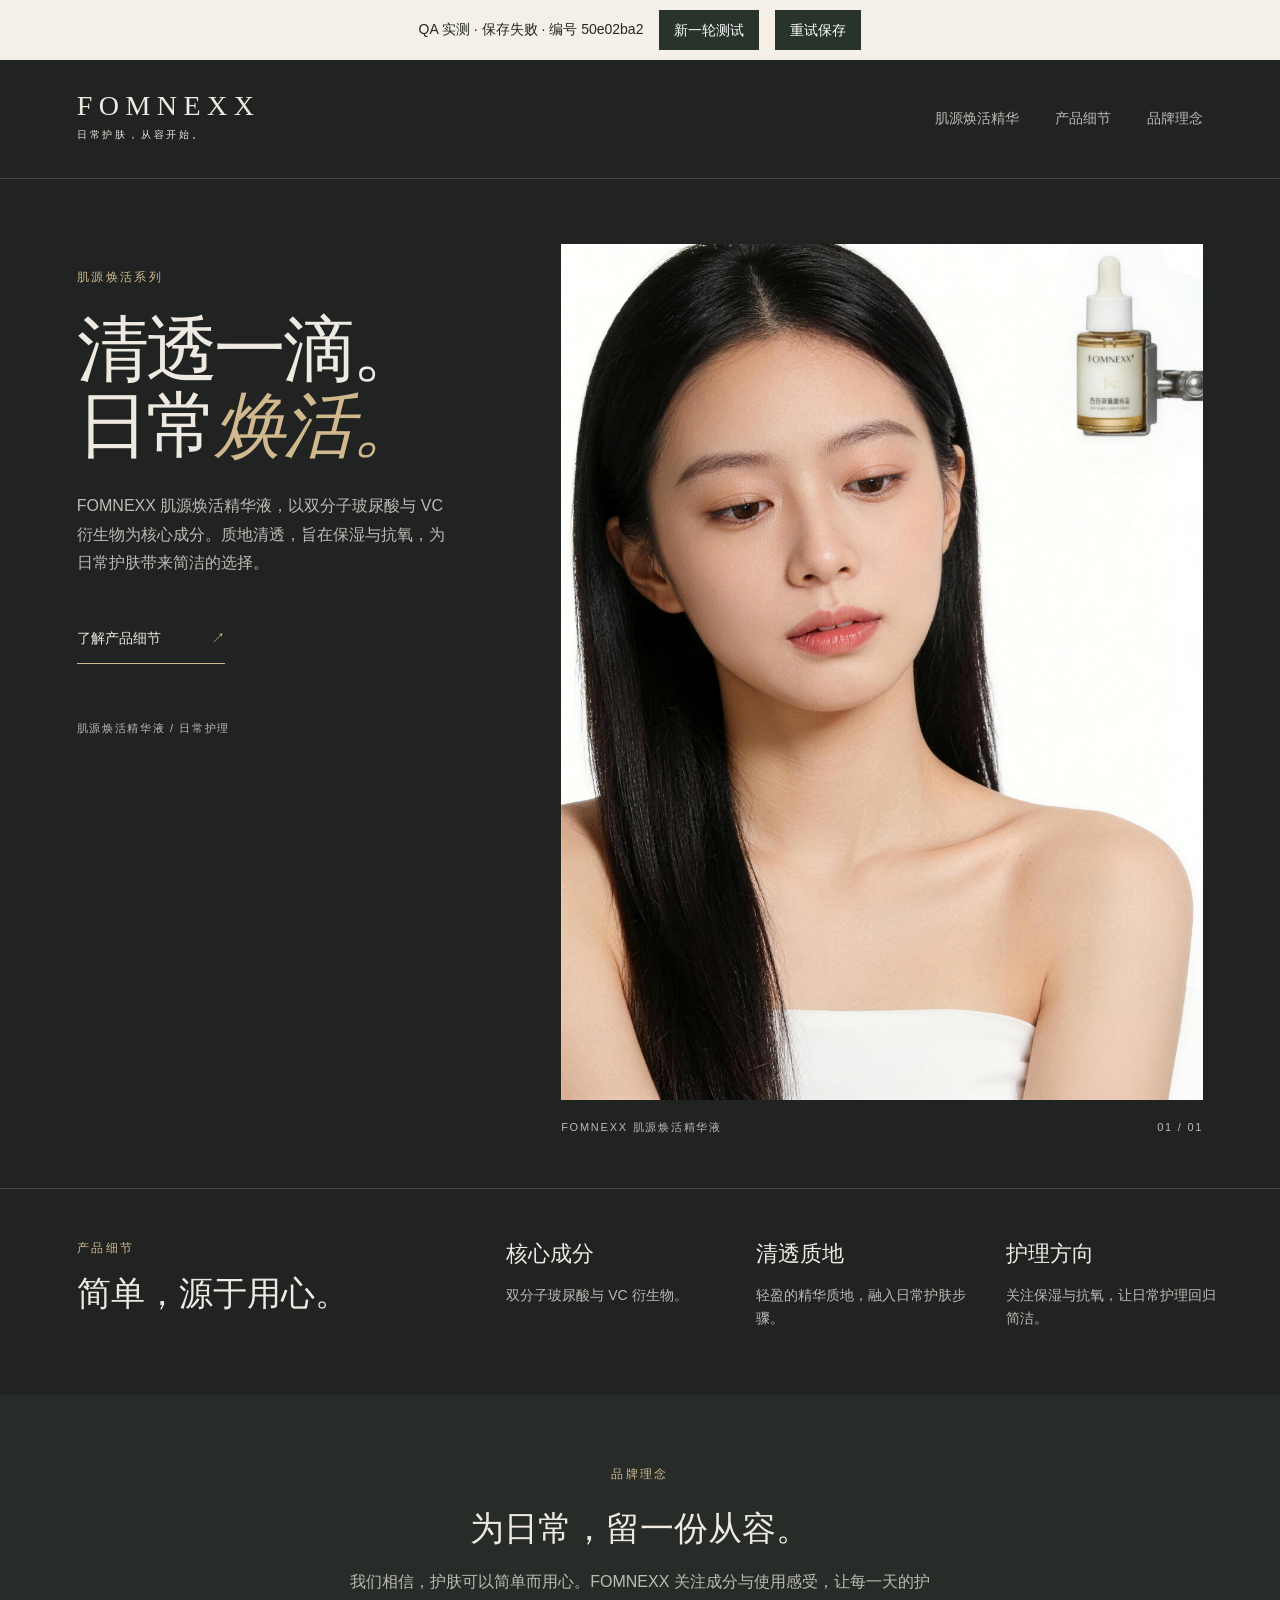
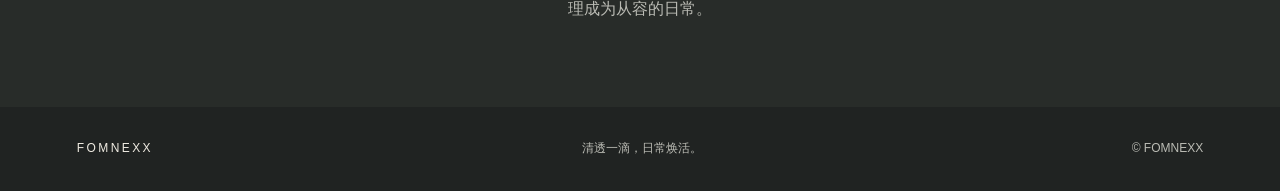
<file: index.html>
<!doctype html>
<html lang="zh-CN"><head><meta charset="utf-8"><meta name="viewport" content="width=device-width, initial-scale=1"><meta name="referrer" content="no-referrer"><meta name="description" content="FOMNEXX 肌源焕活精华液。双分子玻尿酸与 VC 衍生物，清透质地，关注日常保湿与抗氧护理。"><title>FOMNEXX — 肌源焕活精华液</title><link rel="icon" href="./favicon.svg" type="image/svg+xml"><link rel="stylesheet" href="./style.css"><script src="./config.js" defer></script><script src="./app.js" defer></script></head>
<body><header><a class="wordmark" href="#" aria-label="FOMNEXX 首页">FOMNEXX<span>日常护肤，从容开始。</span></a><nav aria-label="主导航"><a href="#collection">肌源焕活精华</a><a href="#details">产品细节</a><a href="#philosophy">品牌理念</a></nav></header>
<main><section class="hero" id="collection"><div class="intro"><p class="eyebrow">肌源焕活系列</p><h1>清透一滴。<br>日常<em>焕活。</em></h1><p class="description">FOMNEXX 肌源焕活精华液，以双分子玻尿酸与 VC 衍生物为核心成分。质地清透，旨在保湿与抗氧，为日常护肤带来简洁的选择。</p><a class="link-button" href="#details">了解产品细节 <span aria-hidden="true">↗</span></a><p class="edition">肌源焕活精华液 / 日常护理</p></div><figure><img src="./campaign-a.jpg" width="2160" height="2880" alt="FOMNEXX 肌源焕活精华液品牌形象" fetchpriority="high"><figcaption><span>FOMNEXX 肌源焕活精华液</span><span>01 / 01</span></figcaption></figure></section>
<section class="details" id="details"><div><p class="eyebrow">产品细节</p><h2>简单，源于用心。</h2></div><dl><div><dt>核心成分</dt><dd>双分子玻尿酸与 VC 衍生物。</dd></div><div><dt>清透质地</dt><dd>轻盈的精华质地，融入日常护肤步骤。</dd></div><div><dt>护理方向</dt><dd>关注保湿与抗氧，让日常护理回归简洁。</dd></div></dl></section><section class="philosophy" id="philosophy"><p class="eyebrow">品牌理念</p><h2>为日常，留一份从容。</h2><p>我们相信，护肤可以简单而用心。FOMNEXX 关注成分与使用感受，让每一天的护理成为从容的日常。</p></section></main><footer><span class="footer-brand">FOMNEXX</span><span>清透一滴，日常焕活。</span><span>© FOMNEXX</span></footer>
<dialog id="updates" aria-labelledby="popup-title" aria-describedby="popup-question"><div class="modal-mark" aria-hidden="true">F</div><p class="eyebrow">来自 FOMNEXX 的邀请</p><h2 id="popup-title">关注 FOMNEXX 最新动态</h2><p id="popup-question">您是否愿意接收 FOMNEXX 未来的产品资讯与特别优惠？</p><div class="choices"><button id="yes" type="button">愿意，获取最新动态</button><button id="no" class="secondary" type="button">不了，谢谢</button></div><p id="save-status" role="status" aria-live="polite"></p></dialog><div id="toast" role="status" aria-live="polite"></div><noscript><p class="notice">请启用 JavaScript 以完整浏览此页面。</p></noscript></body></html>
</file>
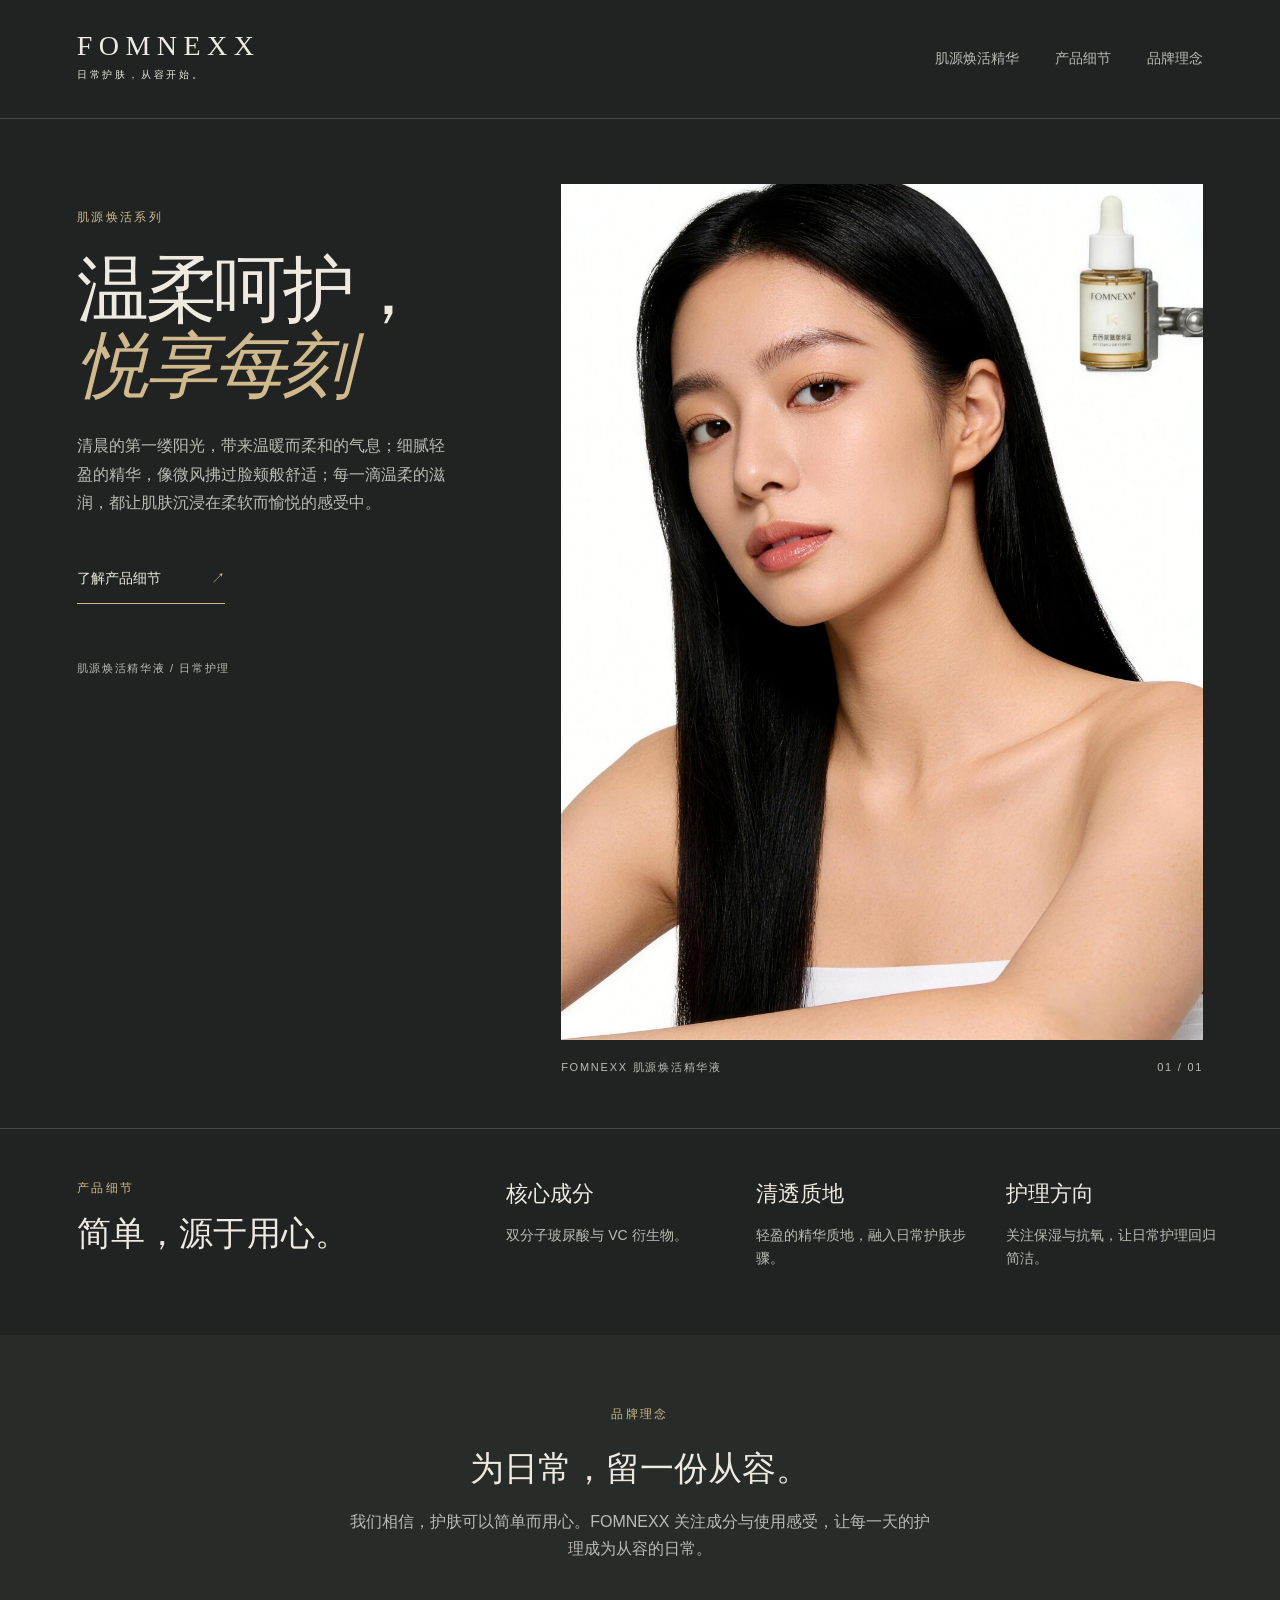
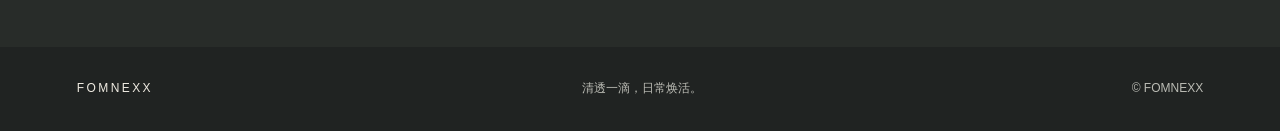
<file: he.html>
<!doctype html>
<html lang="zh-CN"><head><meta charset="utf-8"><meta name="viewport" content="width=device-width, initial-scale=1"><meta name="referrer" content="no-referrer"><meta name="description" content="FOMNEXX 肌源焕活精华液。双分子玻尿酸与 VC 衍生物，清透质地，关注日常保湿与抗氧护理。"><title>FOMNEXX — 肌源焕活精华液</title><link rel="icon" href="./favicon.svg" type="image/svg+xml"><link rel="preload" as="image" type="image/webp" href="./campaign-b-q90-v1.webp" fetchpriority="high"><link rel="stylesheet" href="./style.css"><script src="./conditions.js?v=1" defer></script><script src="./config.js" defer></script><script src="./factorial.js?v=4" defer></script></head>
<body data-page="entry" data-condition="HE"><header><a class="wordmark" href="#" aria-label="FOMNEXX 首页">FOMNEXX<span>日常护肤，从容开始。</span></a><nav aria-label="主导航"><a href="#collection">肌源焕活精华</a><a href="#details">产品细节</a><a href="#philosophy">品牌理念</a></nav></header>
<main><section class="hero" id="collection"><div class="intro"><p class="eyebrow">肌源焕活系列</p><h1 id="ad-title">温柔呵护，<br><em>悦享每刻</em></h1><p class="description" id="ad-copy">清晨的第一缕阳光，带来温暖而柔和的气息；细腻轻盈的精华，像微风拂过脸颊般舒适；每一滴温柔的滋润，都让肌肤沉浸在柔软而愉悦的感受中。</p><a class="link-button" href="#details">了解产品细节 <span aria-hidden="true">↗</span></a><p class="edition">肌源焕活精华液 / 日常护理</p></div><figure><img src="./campaign-b-q90-v1.webp" width="2160" height="2880" alt="FOMNEXX 肌源焕活精华液品牌形象" fetchpriority="high" loading="eager" decoding="async"><figcaption><span>FOMNEXX 肌源焕活精华液</span><span>01 / 01</span></figcaption></figure></section>
<section class="details" id="details"><div><p class="eyebrow">产品细节</p><h2>简单，源于用心。</h2></div><dl><div><dt>核心成分</dt><dd>双分子玻尿酸与 VC 衍生物。</dd></div><div><dt>清透质地</dt><dd>轻盈的精华质地，融入日常护肤步骤。</dd></div><div><dt>护理方向</dt><dd>关注保湿与抗氧，让日常护理回归简洁。</dd></div></dl></section><section class="philosophy" id="philosophy"><p class="eyebrow">品牌理念</p><h2>为日常，留一份从容。</h2><p>我们相信，护肤可以简单而用心。FOMNEXX 关注成分与使用感受，让每一天的护理成为从容的日常。</p></section></main><footer><span class="footer-brand">FOMNEXX</span><span>清透一滴，日常焕活。</span><span>© FOMNEXX</span></footer>
<dialog id="updates" aria-labelledby="popup-title" aria-describedby="popup-question"><div class="modal-mark" aria-hidden="true">F</div><p class="eyebrow">来自 FOMNEXX 的邀请</p><h2 id="popup-title">关注 FOMNEXX 最新动态</h2><p id="popup-question">您是否愿意接收 FOMNEXX 未来的产品资讯与特别优惠？</p><div class="choices"><button id="yes" type="button">愿意，获取最新动态</button><button id="no" class="secondary" type="button">不了，谢谢</button></div><p id="save-status" role="status" aria-live="polite"></p></dialog><div id="toast" role="status" aria-live="polite"></div><noscript><p class="notice">请启用 JavaScript 以完整浏览此页面。</p></noscript></body></html>
</file>
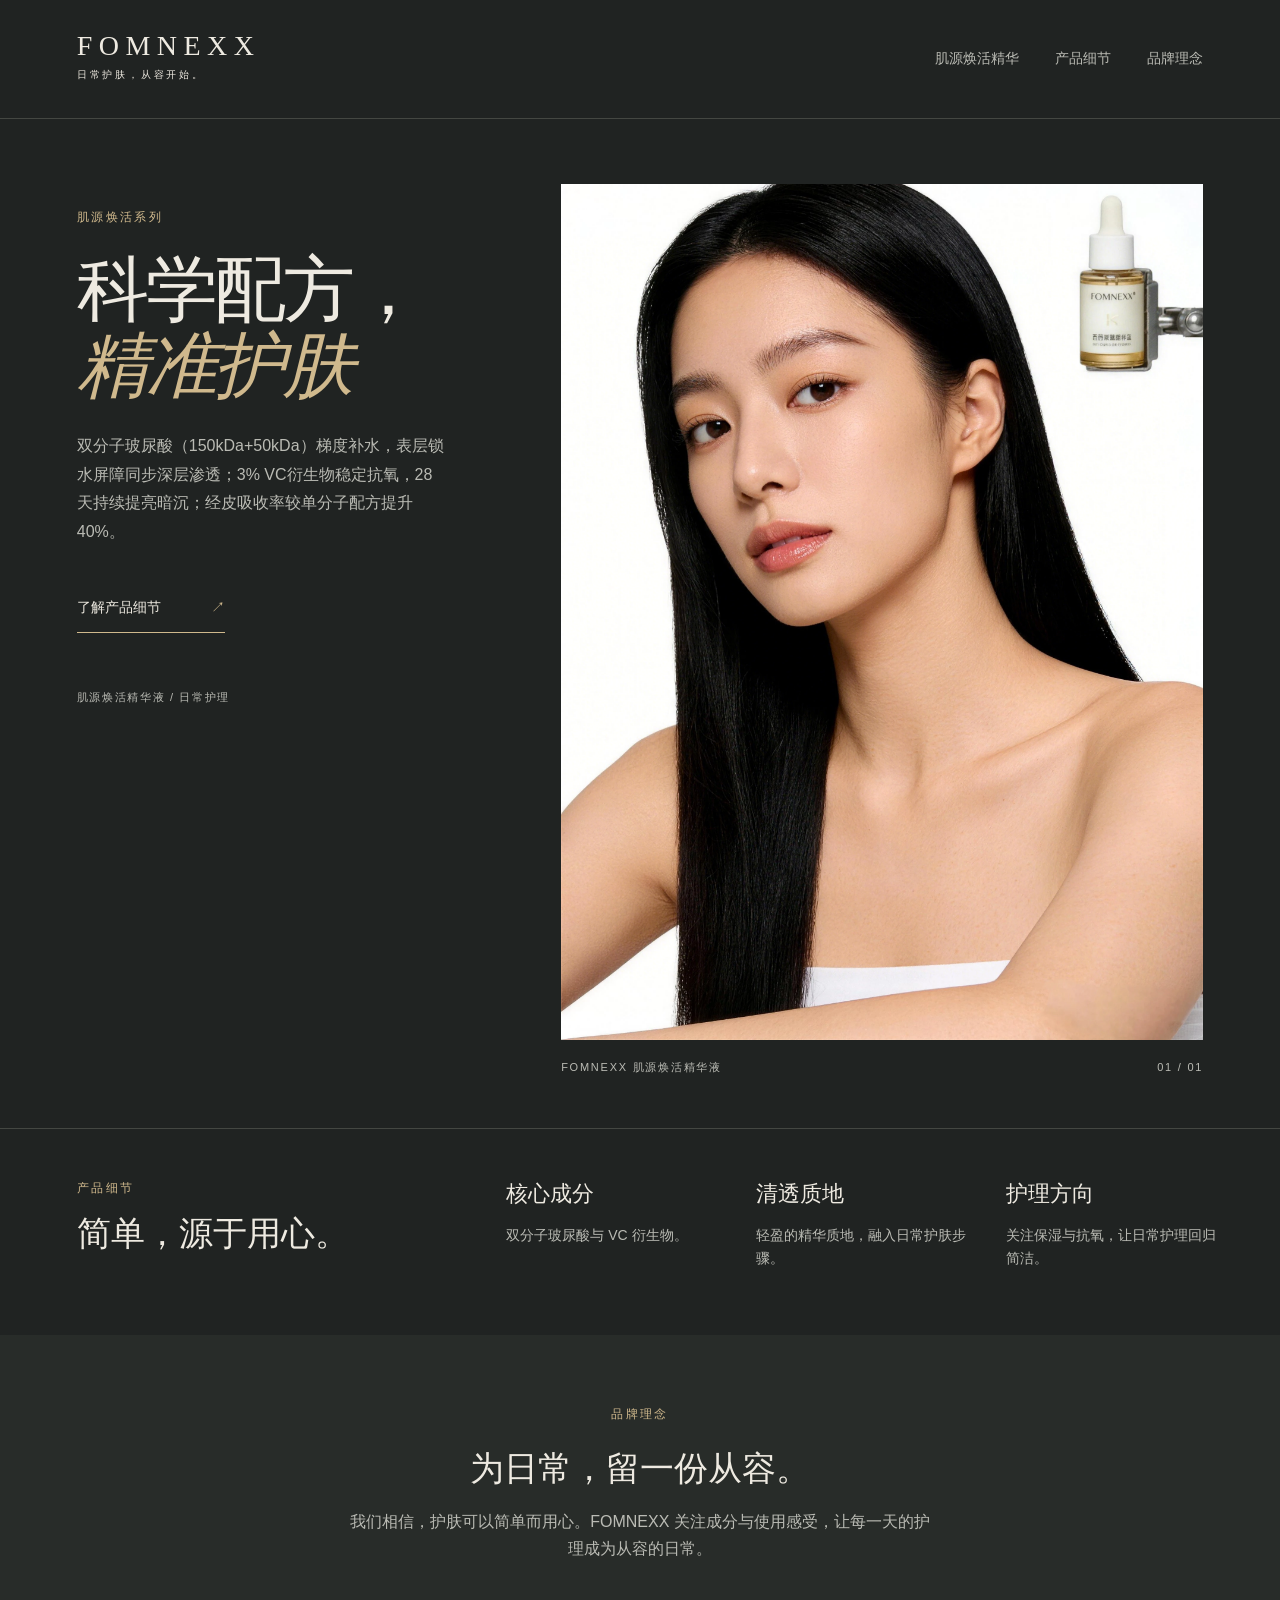
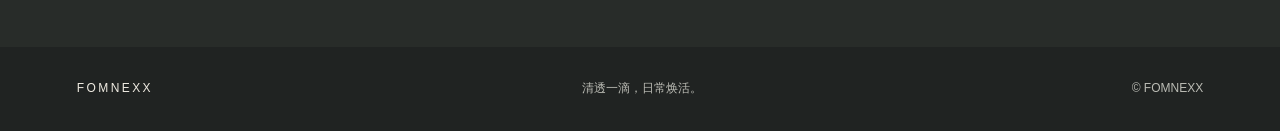
<file: hr.html>
<!doctype html>
<html lang="zh-CN"><head><meta charset="utf-8"><meta name="viewport" content="width=device-width, initial-scale=1"><meta name="referrer" content="no-referrer"><meta name="description" content="FOMNEXX 肌源焕活精华液。双分子玻尿酸与 VC 衍生物，清透质地，关注日常保湿与抗氧护理。"><title>FOMNEXX — 肌源焕活精华液</title><link rel="icon" href="./favicon.svg" type="image/svg+xml"><link rel="preload" as="image" type="image/webp" href="./campaign-b-q90-v1.webp" fetchpriority="high"><link rel="stylesheet" href="./style.css"><script src="./conditions.js?v=1" defer></script><script src="./config.js" defer></script><script src="./factorial.js?v=4" defer></script></head>
<body data-page="entry" data-condition="HR"><header><a class="wordmark" href="#" aria-label="FOMNEXX 首页">FOMNEXX<span>日常护肤，从容开始。</span></a><nav aria-label="主导航"><a href="#collection">肌源焕活精华</a><a href="#details">产品细节</a><a href="#philosophy">品牌理念</a></nav></header>
<main><section class="hero" id="collection"><div class="intro"><p class="eyebrow">肌源焕活系列</p><h1 id="ad-title">科学配方，<br><em>精准护肤</em></h1><p class="description" id="ad-copy">双分子玻尿酸（150kDa+50kDa）梯度补水，表层锁水屏障同步深层渗透；3% VC衍生物稳定抗氧，28天持续提亮暗沉；经皮吸收率较单分子配方提升40%。</p><a class="link-button" href="#details">了解产品细节 <span aria-hidden="true">↗</span></a><p class="edition">肌源焕活精华液 / 日常护理</p></div><figure><img src="./campaign-b-q90-v1.webp" width="2160" height="2880" alt="FOMNEXX 肌源焕活精华液品牌形象" fetchpriority="high" loading="eager" decoding="async"><figcaption><span>FOMNEXX 肌源焕活精华液</span><span>01 / 01</span></figcaption></figure></section>
<section class="details" id="details"><div><p class="eyebrow">产品细节</p><h2>简单，源于用心。</h2></div><dl><div><dt>核心成分</dt><dd>双分子玻尿酸与 VC 衍生物。</dd></div><div><dt>清透质地</dt><dd>轻盈的精华质地，融入日常护肤步骤。</dd></div><div><dt>护理方向</dt><dd>关注保湿与抗氧，让日常护理回归简洁。</dd></div></dl></section><section class="philosophy" id="philosophy"><p class="eyebrow">品牌理念</p><h2>为日常，留一份从容。</h2><p>我们相信，护肤可以简单而用心。FOMNEXX 关注成分与使用感受，让每一天的护理成为从容的日常。</p></section></main><footer><span class="footer-brand">FOMNEXX</span><span>清透一滴，日常焕活。</span><span>© FOMNEXX</span></footer>
<dialog id="updates" aria-labelledby="popup-title" aria-describedby="popup-question"><div class="modal-mark" aria-hidden="true">F</div><p class="eyebrow">来自 FOMNEXX 的邀请</p><h2 id="popup-title">关注 FOMNEXX 最新动态</h2><p id="popup-question">您是否愿意接收 FOMNEXX 未来的产品资讯与特别优惠？</p><div class="choices"><button id="yes" type="button">愿意，获取最新动态</button><button id="no" class="secondary" type="button">不了，谢谢</button></div><p id="save-status" role="status" aria-live="polite"></p></dialog><div id="toast" role="status" aria-live="polite"></div><noscript><p class="notice">请启用 JavaScript 以完整浏览此页面。</p></noscript></body></html>
</file>
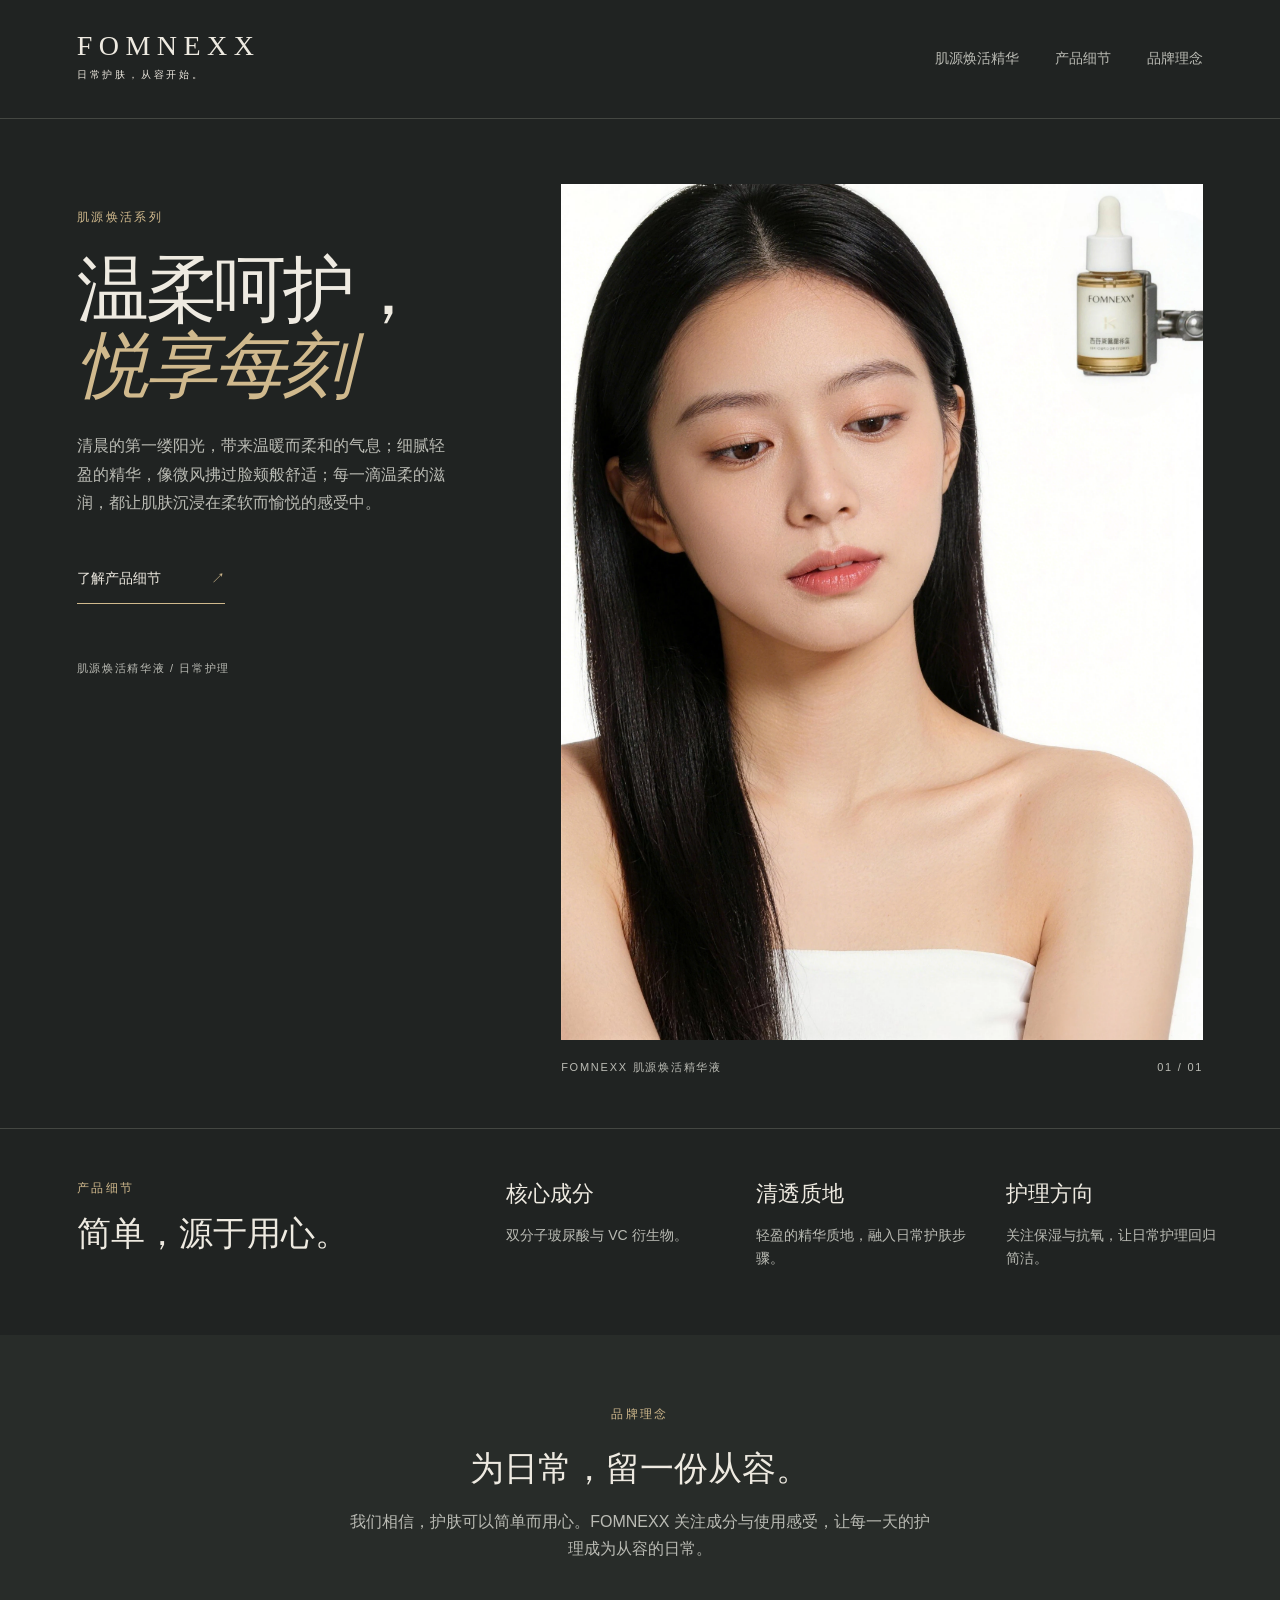
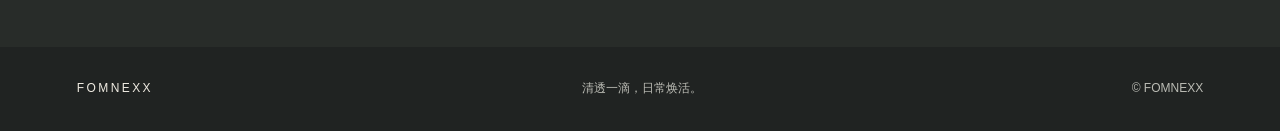
<file: le.html>
<!doctype html>
<html lang="zh-CN"><head><meta charset="utf-8"><meta name="viewport" content="width=device-width, initial-scale=1"><meta name="referrer" content="no-referrer"><meta name="description" content="FOMNEXX 肌源焕活精华液。双分子玻尿酸与 VC 衍生物，清透质地，关注日常保湿与抗氧护理。"><title>FOMNEXX — 肌源焕活精华液</title><link rel="icon" href="./favicon.svg" type="image/svg+xml"><link rel="preload" as="image" type="image/webp" href="./campaign-a-q90-v1.webp" fetchpriority="high"><link rel="stylesheet" href="./style.css"><script src="./conditions.js?v=1" defer></script><script src="./config.js" defer></script><script src="./factorial.js?v=4" defer></script></head>
<body data-page="entry" data-condition="LE"><header><a class="wordmark" href="#" aria-label="FOMNEXX 首页">FOMNEXX<span>日常护肤，从容开始。</span></a><nav aria-label="主导航"><a href="#collection">肌源焕活精华</a><a href="#details">产品细节</a><a href="#philosophy">品牌理念</a></nav></header>
<main><section class="hero" id="collection"><div class="intro"><p class="eyebrow">肌源焕活系列</p><h1 id="ad-title">温柔呵护，<br><em>悦享每刻</em></h1><p class="description" id="ad-copy">清晨的第一缕阳光，带来温暖而柔和的气息；细腻轻盈的精华，像微风拂过脸颊般舒适；每一滴温柔的滋润，都让肌肤沉浸在柔软而愉悦的感受中。</p><a class="link-button" href="#details">了解产品细节 <span aria-hidden="true">↗</span></a><p class="edition">肌源焕活精华液 / 日常护理</p></div><figure><img src="./campaign-a-q90-v1.webp" width="2160" height="2880" alt="FOMNEXX 肌源焕活精华液品牌形象" fetchpriority="high" loading="eager" decoding="async"><figcaption><span>FOMNEXX 肌源焕活精华液</span><span>01 / 01</span></figcaption></figure></section>
<section class="details" id="details"><div><p class="eyebrow">产品细节</p><h2>简单，源于用心。</h2></div><dl><div><dt>核心成分</dt><dd>双分子玻尿酸与 VC 衍生物。</dd></div><div><dt>清透质地</dt><dd>轻盈的精华质地，融入日常护肤步骤。</dd></div><div><dt>护理方向</dt><dd>关注保湿与抗氧，让日常护理回归简洁。</dd></div></dl></section><section class="philosophy" id="philosophy"><p class="eyebrow">品牌理念</p><h2>为日常，留一份从容。</h2><p>我们相信，护肤可以简单而用心。FOMNEXX 关注成分与使用感受，让每一天的护理成为从容的日常。</p></section></main><footer><span class="footer-brand">FOMNEXX</span><span>清透一滴，日常焕活。</span><span>© FOMNEXX</span></footer>
<dialog id="updates" aria-labelledby="popup-title" aria-describedby="popup-question"><div class="modal-mark" aria-hidden="true">F</div><p class="eyebrow">来自 FOMNEXX 的邀请</p><h2 id="popup-title">关注 FOMNEXX 最新动态</h2><p id="popup-question">您是否愿意接收 FOMNEXX 未来的产品资讯与特别优惠？</p><div class="choices"><button id="yes" type="button">愿意，获取最新动态</button><button id="no" class="secondary" type="button">不了，谢谢</button></div><p id="save-status" role="status" aria-live="polite"></p></dialog><div id="toast" role="status" aria-live="polite"></div><noscript><p class="notice">请启用 JavaScript 以完整浏览此页面。</p></noscript></body></html>
</file>
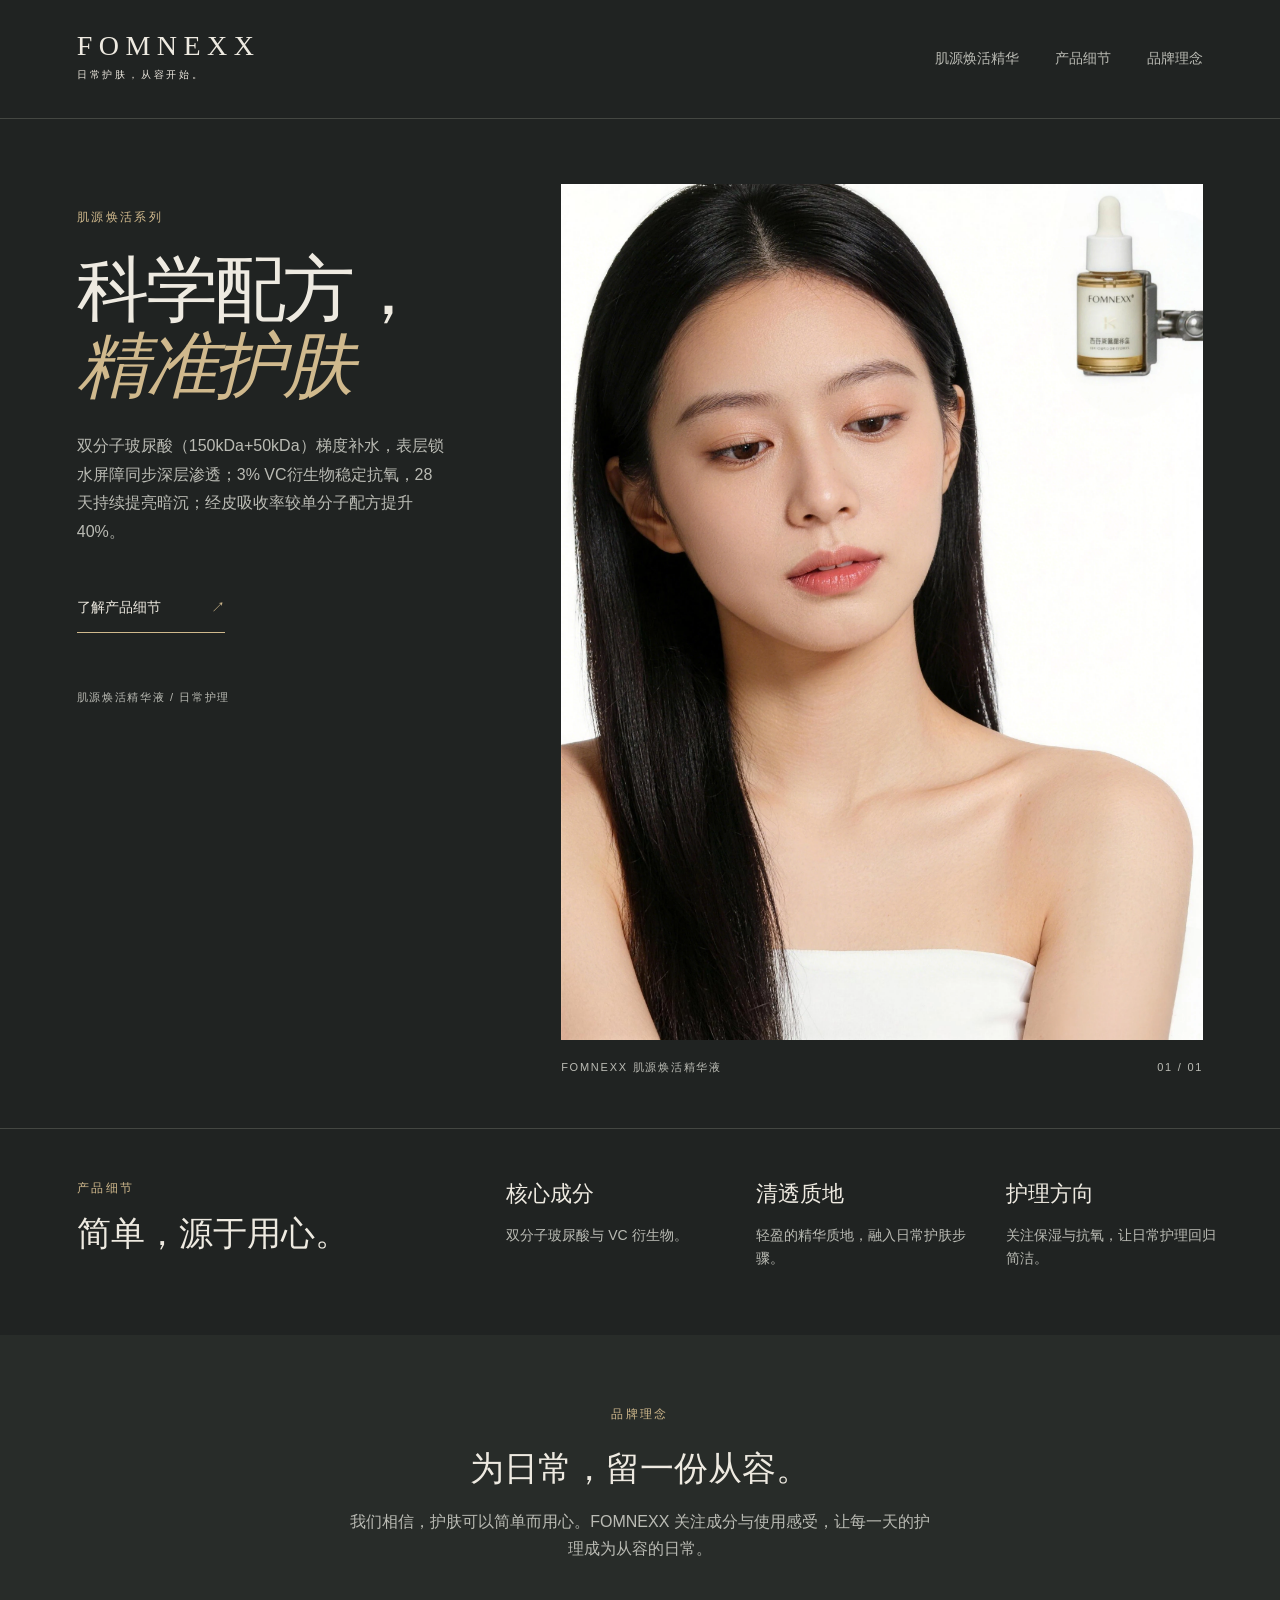
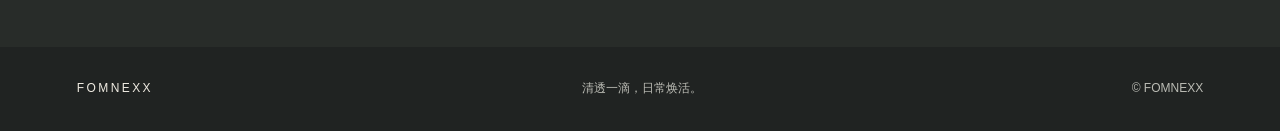
<file: lr.html>
<!doctype html>
<html lang="zh-CN"><head><meta charset="utf-8"><meta name="viewport" content="width=device-width, initial-scale=1"><meta name="referrer" content="no-referrer"><meta name="description" content="FOMNEXX 肌源焕活精华液。双分子玻尿酸与 VC 衍生物，清透质地，关注日常保湿与抗氧护理。"><title>FOMNEXX — 肌源焕活精华液</title><link rel="icon" href="./favicon.svg" type="image/svg+xml"><link rel="preload" as="image" type="image/webp" href="./campaign-a-q90-v1.webp" fetchpriority="high"><link rel="stylesheet" href="./style.css"><script src="./conditions.js?v=1" defer></script><script src="./config.js" defer></script><script src="./factorial.js?v=4" defer></script></head>
<body data-page="entry" data-condition="LR"><header><a class="wordmark" href="#" aria-label="FOMNEXX 首页">FOMNEXX<span>日常护肤，从容开始。</span></a><nav aria-label="主导航"><a href="#collection">肌源焕活精华</a><a href="#details">产品细节</a><a href="#philosophy">品牌理念</a></nav></header>
<main><section class="hero" id="collection"><div class="intro"><p class="eyebrow">肌源焕活系列</p><h1 id="ad-title">科学配方，<br><em>精准护肤</em></h1><p class="description" id="ad-copy">双分子玻尿酸（150kDa+50kDa）梯度补水，表层锁水屏障同步深层渗透；3% VC衍生物稳定抗氧，28天持续提亮暗沉；经皮吸收率较单分子配方提升40%。</p><a class="link-button" href="#details">了解产品细节 <span aria-hidden="true">↗</span></a><p class="edition">肌源焕活精华液 / 日常护理</p></div><figure><img src="./campaign-a-q90-v1.webp" width="2160" height="2880" alt="FOMNEXX 肌源焕活精华液品牌形象" fetchpriority="high" loading="eager" decoding="async"><figcaption><span>FOMNEXX 肌源焕活精华液</span><span>01 / 01</span></figcaption></figure></section>
<section class="details" id="details"><div><p class="eyebrow">产品细节</p><h2>简单，源于用心。</h2></div><dl><div><dt>核心成分</dt><dd>双分子玻尿酸与 VC 衍生物。</dd></div><div><dt>清透质地</dt><dd>轻盈的精华质地，融入日常护肤步骤。</dd></div><div><dt>护理方向</dt><dd>关注保湿与抗氧，让日常护理回归简洁。</dd></div></dl></section><section class="philosophy" id="philosophy"><p class="eyebrow">品牌理念</p><h2>为日常，留一份从容。</h2><p>我们相信，护肤可以简单而用心。FOMNEXX 关注成分与使用感受，让每一天的护理成为从容的日常。</p></section></main><footer><span class="footer-brand">FOMNEXX</span><span>清透一滴，日常焕活。</span><span>© FOMNEXX</span></footer>
<dialog id="updates" aria-labelledby="popup-title" aria-describedby="popup-question"><div class="modal-mark" aria-hidden="true">F</div><p class="eyebrow">来自 FOMNEXX 的邀请</p><h2 id="popup-title">关注 FOMNEXX 最新动态</h2><p id="popup-question">您是否愿意接收 FOMNEXX 未来的产品资讯与特别优惠？</p><div class="choices"><button id="yes" type="button">愿意，获取最新动态</button><button id="no" class="secondary" type="button">不了，谢谢</button></div><p id="save-status" role="status" aria-live="polite"></p></dialog><div id="toast" role="status" aria-live="polite"></div><noscript><p class="notice">请启用 JavaScript 以完整浏览此页面。</p></noscript></body></html>
</file>
<file: style.css>
:root{color-scheme:dark;--bg:#202322;--text:#eeeae1;--muted:#babbb4;--line:#444742;--gold:#d0b98d}*{box-sizing:border-box}html{scroll-behavior:smooth;scroll-padding-top:24px}body{margin:0;background:var(--bg);color:var(--text);font:16px/1.65 Arial,sans-serif}a{color:inherit;text-decoration:none}header{max-width:1600px;margin:auto;padding:30px 6%;display:flex;justify-content:space-between;align-items:center;border-bottom:1px solid var(--line)}.wordmark{font:28px Georgia,serif;letter-spacing:.23em}.wordmark span{display:block;font:10px/2.6 Arial,sans-serif;letter-spacing:.28em}nav{display:flex;gap:36px;font-size:14px;color:var(--muted)}nav a:hover{color:var(--text)}.hero{max-width:1600px;margin:auto;display:grid;grid-template-columns:43% 57%;min-height:680px;padding:65px 6% 52px;gap:0}.intro{padding:24px 40px 0 0}.eyebrow{font-size:12px;letter-spacing:.2em;font-weight:normal;color:var(--gold);margin:0 0 24px}h1{font:clamp(48px,5.6vw,88px)/1.06 Georgia,serif;letter-spacing:-.045em;margin:0 0 28px}h1 em{font-weight:normal;color:var(--gold)}.description{max-width:370px;color:var(--muted);font-size:16px;line-height:1.8}.link-button{display:inline-flex;gap:50px;padding:13px 0;border-bottom:1px solid var(--gold);margin-top:20px;font-size:14px}.link-button span{color:var(--gold)}.edition{font-size:11px;letter-spacing:.15em;color:var(--muted);margin-top:55px}figure{margin:0;align-self:stretch;display:flex;flex-direction:column;min-width:0}figure img{width:100%;height:100%;min-height:420px;max-height:570px;object-fit:cover;background:#171b1a}figcaption{display:flex;justify-content:space-between;color:var(--muted);font-size:11px;letter-spacing:.16em;padding-top:18px}.details{padding:50px 6% 60px;max-width:1600px;margin:auto;border-top:1px solid var(--line);display:grid;grid-template-columns:36% 64%;gap:24px}h2{font:34px/1.2 Georgia,serif;margin:0 0 20px}.details .eyebrow{margin-bottom:15px}dl{display:grid;grid-template-columns:repeat(3,1fr);gap:28px;margin:0}dt{font:22px Georgia,serif;margin:0 0 15px}dd{font-size:14px;color:var(--muted);margin:0}.philosophy{padding:70px 24px 85px;text-align:center;background:#282c29}.philosophy p:last-child{max-width:580px;margin:auto;color:var(--muted)}footer{padding:32px 6%;display:flex;justify-content:space-between;gap:20px;color:var(--muted);font-size:12px}.footer-brand{letter-spacing:.2em;color:var(--text)}dialog{background:#f4f0e7;color:#232723;border:0;width:min(470px,calc(100% - 32px));padding:35px;border-radius:2px;text-align:center;box-shadow:0 25px 100px #0006;max-height:90dvh;overflow:auto}dialog::backdrop{background:#101412a8}dialog .eyebrow{color:#6c624e;font-size:11px;margin-bottom:16px}.modal-mark{font:38px Georgia,serif;margin-bottom:18px}dialog h2{font-size:30px}dialog p{font-size:15px;line-height:1.65}button{font:14px/1.5 Arial,sans-serif;border:1px solid #28332c;padding:14px 16px;cursor:pointer;background:#28332c;color:#fff;min-height:48px}.choices{display:grid;gap:10px;margin-top:26px}.secondary{background:transparent;color:#28332c}button:disabled{opacity:.6;cursor:wait}button:hover{filter:brightness(1.15)}:focus-visible{outline:2px solid #ba9561;outline-offset:5px}#save-status{margin:14px 0 0;min-height:0;font-size:13px}#save-status:empty{display:none}#toast{position:fixed;bottom:24px;left:50%;transform:translateX(-50%);background:#f4f0e7;color:#232723;padding:14px 24px;box-shadow:0 4px 30px #0005}#toast:empty{display:none}.notice{text-align:center}@media(max-width:850px){header{padding:24px 6%}nav{gap:18px;font-size:12px}.hero{grid-template-columns:1fr;padding-top:32px;gap:30px}.intro{padding:0}h1{font-size:64px}.description{max-width:520px}.edition{margin-top:30px}figure img{min-height:280px;max-height:550px;aspect-ratio:3/2}.details{grid-template-columns:1fr}dl{gap:22px}.philosophy{padding:55px 6%}footer{flex-wrap:wrap}}@media(max-width:480px){.wordmark{font-size:23px}nav a:last-child{display:none}nav{gap:14px}h1{font-size:55px}dl{grid-template-columns:1fr;gap:25px}dt{margin-bottom:8px}dialog{padding:28px 24px}footer span:nth-child(2){width:100%;order:3}}@media(prefers-reduced-motion:reduce){html{scroll-behavior:auto}}
:root .test-notice{display:flex;align-items:center;justify-content:center;gap:16px;flex-wrap:wrap;padding:10px 18px;background:#f4f0e7;color:#232723;font-size:14px}.test-notice button{padding:8px 14px;min-height:40px}

.hero figure img{height:auto;min-height:0;max-height:none;aspect-ratio:3/4;object-fit:contain}
</file>
